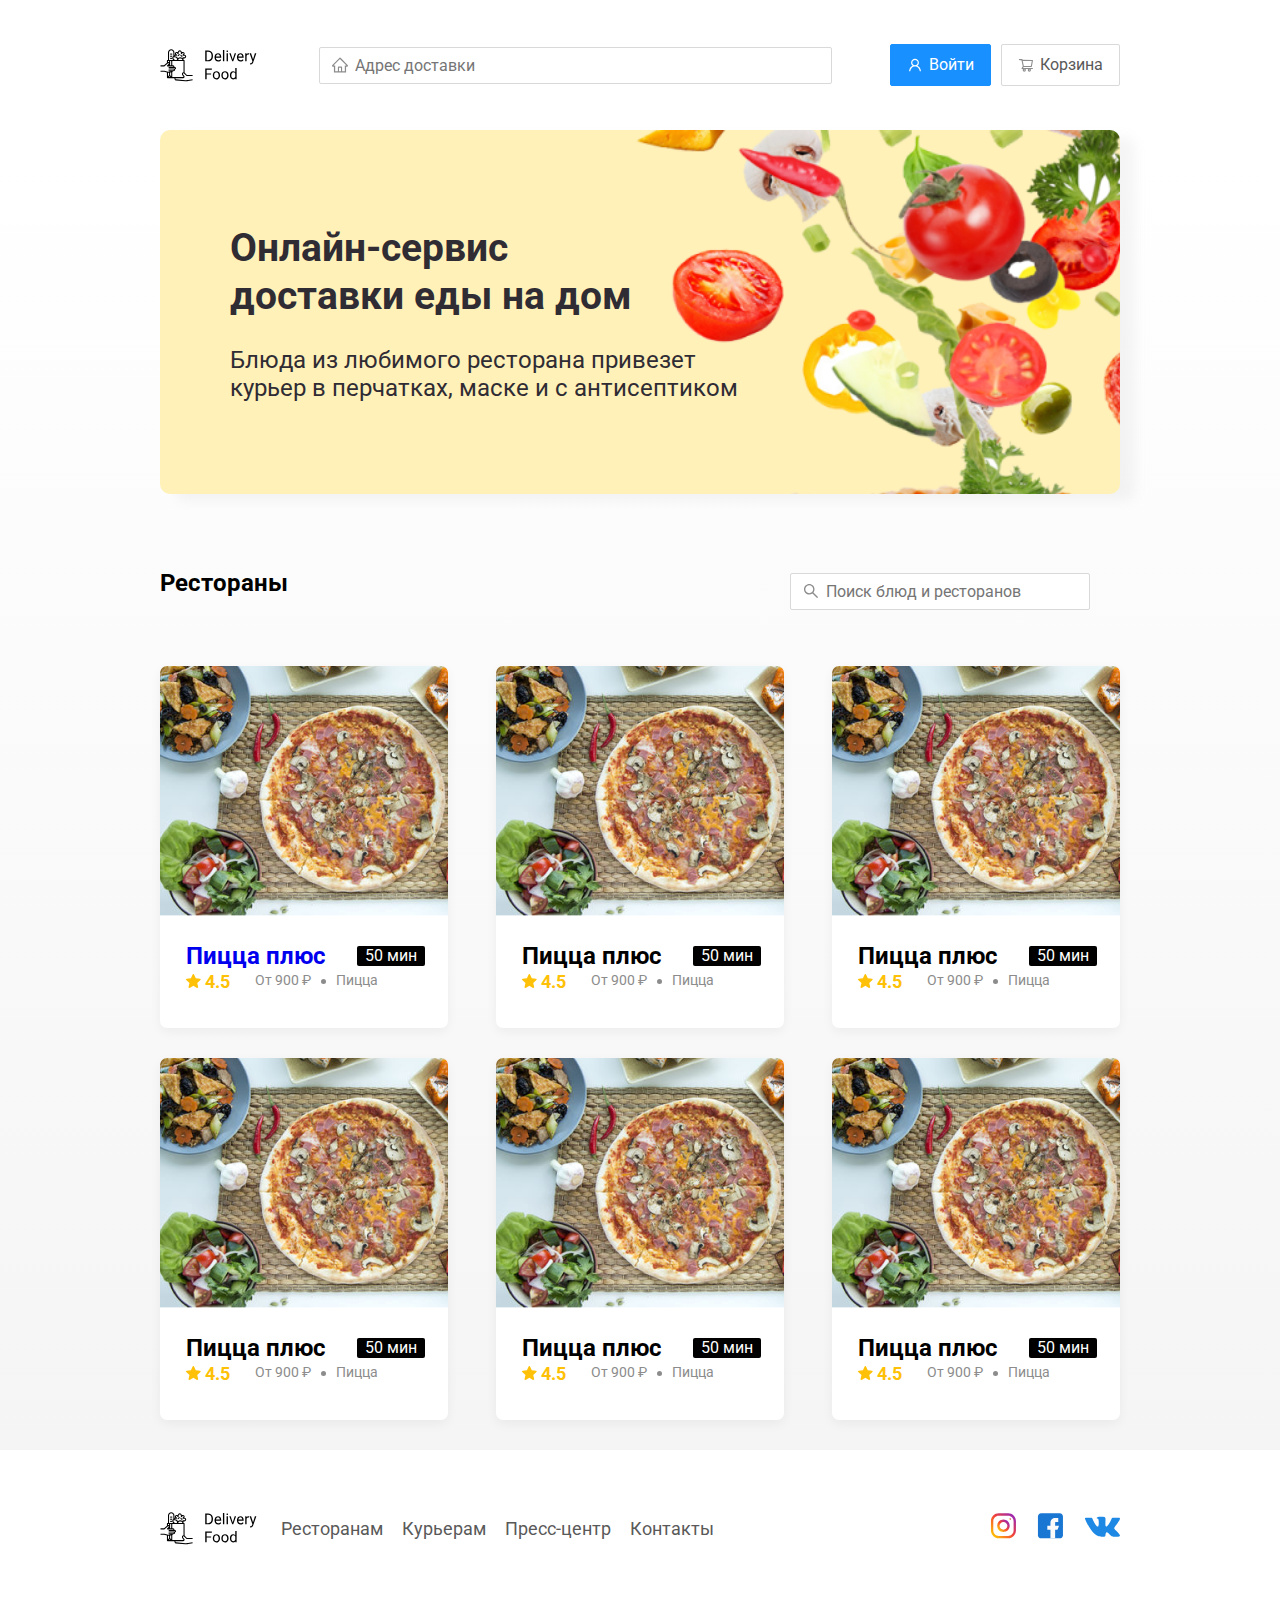
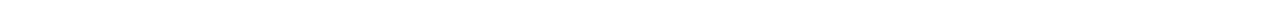
<file: index.html>
<!DOCTYPE html>
<html lang="ru">
<head>
    <meta charset="UTF-8">
    <meta name="viewport" content="width=device-width, initial-scale=1.0">
    <title>Delivery Food - доставка еды на дом</title>
    <link 
    href="https://fonts.googleapis.com/css?family=Roboto:400,700&display=swap&subset=cyrillic"
    rel="stylesheet"
    />
    <link rel="stylesheet" href="css/normalize.css">
    <link rel= "stylesheet" href="css/style.css">
</head>
<body class="body">
    <!-- никто этого не увидит :( -->
   <div class="container">
    <header class="header">
        <img src="img\logo.svg" alt="Logo" class="logo">
        <input type="text" class="input search-input" placeholder="Адрес доставки">
        <div class="buttons">
            <button class="button button-primary">
                <img src="img\user.svg" alt="icon" class="button-icon">
                <span class="button-text">Войти</span>
            </button>
            <button class="button">
                <img src="img\shopping-cart.svg" alt="chart" class = "button-icon">
                <span class="button-text">Корзина</span>
                </button>
        </div>
    </header>
   </div>
   <!-- /.container -->
   <main class="main">
        <div class="container">
            <section class="promo">
                <h1 class="promo-title">Онлайн-сервис <br />доставки еды на дом </h1>
                <p class="promo-text">
                    Блюда из любимого ресторана привезет курьер в перчатках, маске и с антисептиком
                </p>
            </section>
        
           <section class="restaurants">
            <div class="section-heading">
                <h2 class="section-heading">Рестораны</h2>
                <input type="text" class="input input-search" placeholder="Поиск блюд и ресторанов">
        
            </div>
            <div class="cards">
                <a href="restaurant.html" class="card">
                    <img src="img\image.png" alt="image" class="card-image">
                    <div class="card-text">
                        <div class="card-heading">
                            <h3 class="card-title">Пицца плюс</h3>
                            <span class="card-tag">50 мин</span>
                        </div>
                        <div class="card-info">
                            <div class="rating">
                                <img src="img/star.svg" alt="star">
                                4.5</div>
                            <div class="price">От 900  ₽</div>
                            <div class="category">Пицца</div>
                         </div>
                    </div>
                </a>
                <div class="card">
                    <img src="img\image.png" alt="image" class="card-image">
                    <div class="card-text">
                        <div class="card-heading">
                            <h3 class="card-title">Пицца плюс</h3>
                            <span class="card-tag">50 мин</span>
                        </div>
                        <div class="card-info">
                            <div class="rating">
                                <img src="img/star.svg" alt="star">
                                4.5</div>
                            <div class="price">От 900  ₽</div>
                            <div class="category">Пицца</div>
                         </div>
                    </div>
                </div>
                <div class="card">
                    <img src="img\image.png" alt="image" class="card-image">
                    <div class="card-text">
                        <div class="card-heading">
                            <h3 class="card-title">Пицца плюс</h3>
                            <span class="card-tag">50 мин</span>
                        </div>
                        <div class="card-info">
                            <div class="rating">
                                <img src="img/star.svg" alt="star">
                                4.5</div>
                            <div class="price">От 900  ₽</div>
                            <div class="category">Пицца</div>
                         </div>
                    </div>
                </div>
                <div class="card">
                    <img src="img\image.png" alt="image" class="card-image">
                    <div class="card-text">
                        <div class="card-heading">
                            <h3 class="card-title">Пицца плюс</h3>
                            <span class="card-tag">50 мин</span>
                        </div>
                        <div class="card-info">
                            <div class="rating">
                                <img src="img/star.svg" alt="star">
                                4.5</div>
                            <div class="price">От 900  ₽</div>
                            <div class="category">Пицца</div>
                         </div>
                    </div>
                </div>
                <div class="card">
                    <img src="img\image.png" alt="image" class="card-image">
                    <div class="card-text">
                        <div class="card-heading">
                            <h3 class="card-title">Пицца плюс</h3>
                            <span class="card-tag">50 мин</span>
                        </div>
                        <div class="card-info">
                            <div class="rating">
                                <img src="img/star.svg" alt="star">
                                4.5</div>
                            <div class="price">От 900  ₽</div>
                            <div class="category">Пицца</div>
                         </div>
                    </div>
                </div>
                <div class="card">
                    <img src="img\image.png" alt="image" class="card-image">
                    <div class="card-text">
                        <div class="card-heading">
                            <h3 class="card-title">Пицца плюс</h3>
                            <span class="card-tag">50 мин</span>
                        </div>
                        <div class="card-info">
                            <div class="rating">
                                <img src="img/star.svg" alt="star">
                                4.5</div>
                            <div class="price">От 900  ₽</div>
                            <div class="category">Пицца</div>
                         </div>
                    </div>
                </div>
            </div>
            <!-- /.cards -->
            </section>
        </div>
    </main>

    <footer class="footer">
        <div class="container">
            <div class="footer-block">
                <img src="img\logo.svg" alt="logo" class="footer-logo"/>
                <nav class="footer-nav">
                    <a href="#" class="footer-link">Ресторанам</a>
                    <a href="#" class="footer-link">Курьерам</a>
                    <a href="#" class="footer-link">Пресс-центр</a>
                    <a href="#" class="footer-link">Контакты</a>
                </nav>
                <div class="social-links">
                    <a href="#" class="social-link"><img src="img\instagram.svg" alt="instagram"></a>
                    <a href="#" class="social-link"><img src="img\Group2.svg" alt="facebook"></a>
                    <a href="#" class="social-link"><img src="img\vk.svg" alt="vk"></a>
                </div>

            </div>
        </div>
    </footer>
</body>
</html>
</file>
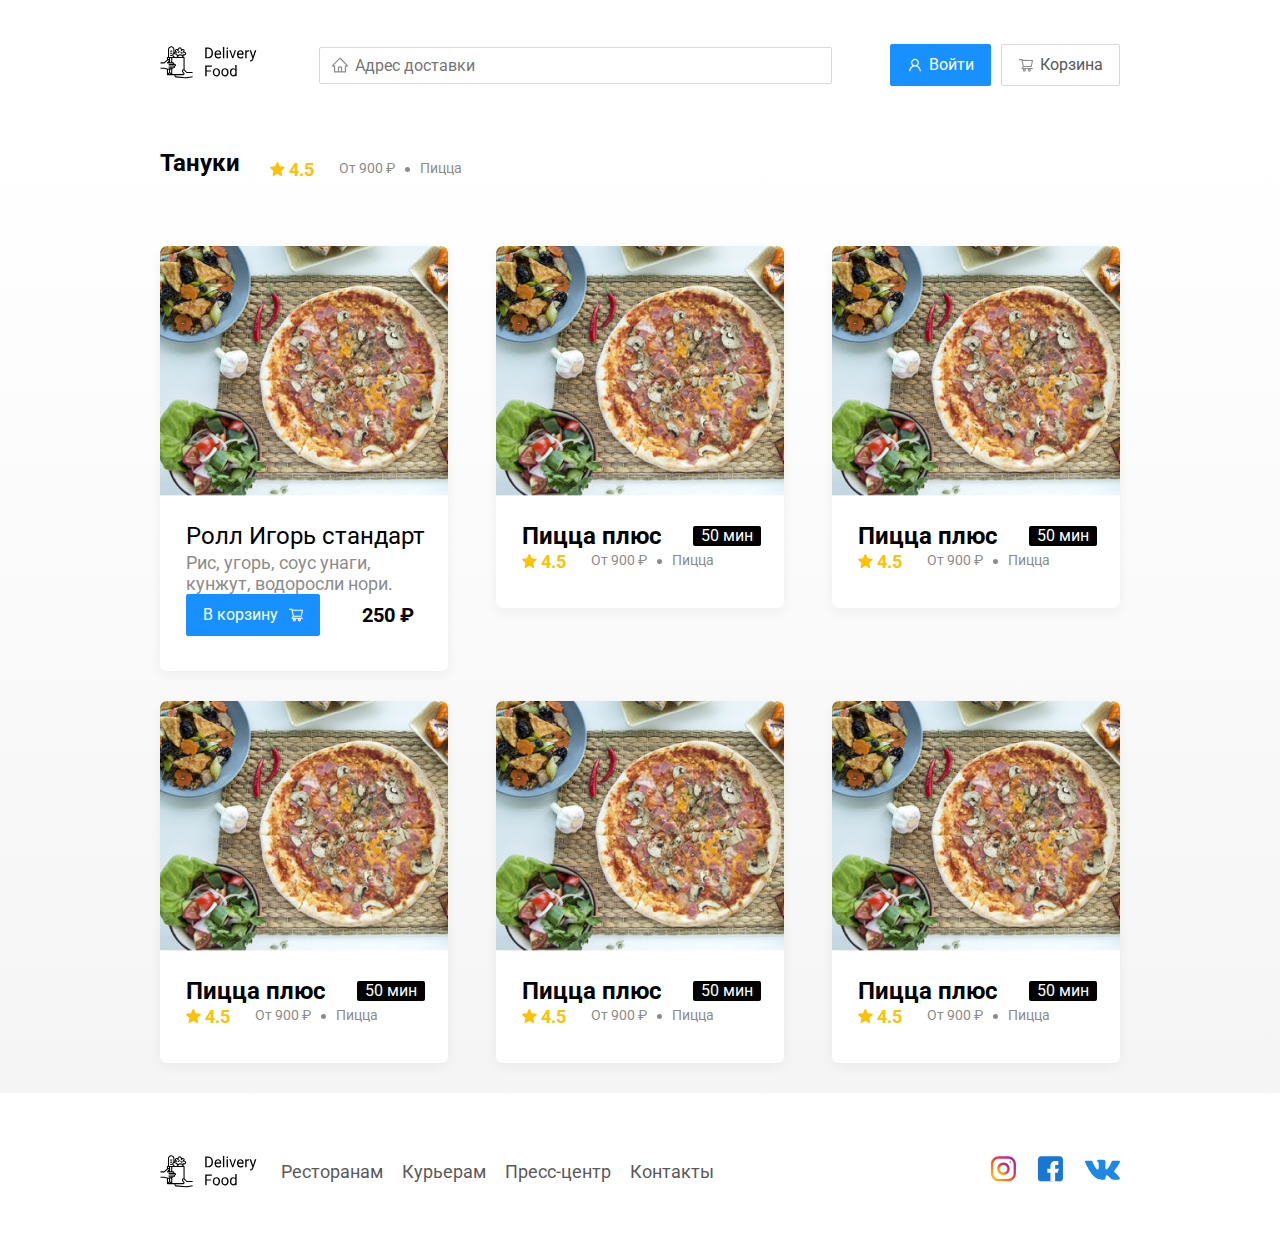
<file: restaurant.html>
<!DOCTYPE html>
<html lang="ru">
<head>
    <meta charset="UTF-8">
    <meta name="viewport" content="width=device-width, initial-scale=1.0">
    <title>Delivery Food - доставка еды на дом</title>
    <link 
    href="https://fonts.googleapis.com/css?family=Roboto:400,700&display=swap&subset=cyrillic"
    rel="stylesheet"
    />
   
    <link rel="stylesheet" href="css/normalize.css">
    <link rel= "stylesheet" href="css/style.css">
    <link rel="stylesheet" href="css/animate.css">
</head>
<body class="body">
    <!-- никто этого не увидит :( -->
   <div class="container">
    <header class="header">
        <a href="index.html" class="logo">
            <img src="img\logo.svg" alt="Logo" class="logo">
        </a>
        <input type="text" class="input search-input" placeholder="Адрес доставки">
        <div class="buttons">
            <button class="button button-primary">
                <img src="img\user.svg" alt="icon" class="button-icon">
                <span class="button-text">Войти</span>
            </button>
            <button class="button" id="cart-button">
                <img src="img\shopping-cart.svg" alt="chart" class = "button-icon">
                <span class="button-text">Корзина</span>
                </button>
        </div>
    </header>
   </div>
   <!-- /.container -->
   <main class="main">
        <div class="container">       
           <section class="restaurants">
            <div class="section-heading">
                <h2 class="section-heading">Тануки</h2>
                <div class="card-info">
                    <div class="rating">
                        <img src="img/star.svg" alt="star">
                        4.5</div>
                    <div class="price">От 900  ₽</div>
                    <div class="category">Пицца</div>
                 </div>
        
            </div>
            <div class="cards">
                <div class="card wow fadeInUp"data-wow-delay="0.2s">
                    <img src="img\image.png" alt="image" class="card-image">
                    <div class="card-text">
                        <div class="card-heading">
                            <h3 class="card-title card-title-reg">Ролл Игорь стандарт</h3>
                        </div>
                        <div class="card-info">
                            <div class="ingredients">Рис, угорь, соус унаги, кунжут, водоросли нори.</div>
                         </div>
                         <div class="card-buttons">
                             <button class="button button-primary">
                                <span class="button-card-text">В корзину</span>
                                <img src="img/shopping-cart-white.svg" alt="cart" class="card-button">
                                </button>
                                <strong class="card-price-bold">250 ₽</strong>
                         </div>
                    </div>
                </div>
                <div class="card wow fadeInUp"data-wow-delay="0.4s">
                    <img src="img\image.png" alt="image" class="card-image">
                    <div class="card-text">
                        <div class="card-heading">
                            <h3 class="card-title">Пицца плюс</h3>
                            <span class="card-tag">50 мин</span>
                        </div>
                        <div class="card-info">
                            <div class="rating">
                                <img src="img/star.svg" alt="star">
                                4.5</div>
                            <div class="price">От 900  ₽</div>
                            <div class="category">Пицца</div>
                         </div>
                    </div>
                </div>
                <div class="card wow fadeInUp"data-wow-delay="0.6s">
                    <img src="img\image.png" alt="image" class="card-image">
                    <div class="card-text">
                        <div class="card-heading">
                            <h3 class="card-title">Пицца плюс</h3>
                            <span class="card-tag">50 мин</span>
                        </div>
                        <div class="card-info">
                            <div class="rating">
                                <img src="img/star.svg" alt="star">
                                4.5</div>
                            <div class="price">От 900  ₽</div>
                            <div class="category">Пицца</div>
                         </div>
                    </div>
                </div>
                <div class="card wow fadeInUp"data-wow-delay="0.2s">
                    <img src="img\image.png" alt="image" class="card-image">
                    <div class="card-text">
                        <div class="card-heading">
                            <h3 class="card-title">Пицца плюс</h3>
                            <span class="card-tag">50 мин</span>
                        </div>
                        <div class="card-info">
                            <div class="rating">
                                <img src="img/star.svg" alt="star">
                                4.5</div>
                            <div class="price">От 900  ₽</div>
                            <div class="category">Пицца</div>
                         </div>
                    </div>
                </div>
                <div class="card wow fadeInUp"data-wow-delay="0.4s">
                    <img src="img\image.png" alt="image" class="card-image">
                    <div class="card-text">
                        <div class="card-heading">
                            <h3 class="card-title">Пицца плюс</h3>
                            <span class="card-tag">50 мин</span>
                        </div>
                        <div class="card-info">
                            <div class="rating">
                                <img src="img/star.svg" alt="star">
                                4.5</div>
                            <div class="price">От 900  ₽</div>
                            <div class="category">Пицца</div>
                         </div>
                    </div>
                </div>
                <div class="card wow fadeInUp "data-wow-delay="0.6s">
                    <img src="img\image.png" alt="image" class="card-image">
                    <div class="card-text">
                        <div class="card-heading">
                            <h3 class="card-title">Пицца плюс</h3>
                            <span class="card-tag">50 мин</span>
                        </div>
                        <div class="card-info">
                            <div class="rating">
                                <img src="img/star.svg" alt="star">
                                4.5</div>
                            <div class="price">От 900  ₽</div>
                            <div class="category">Пицца</div>
                         </div>
                    </div>
                </div>
            </div>
            <!-- /.cards -->
            </section>
        </div>
    </main>

    <footer class="footer">
        <div class="container">
            <div class="footer-block">
                <img src="img\logo.svg" alt="logo" class="footer-logo"/>
                <nav class="footer-nav">
                    <a href="#" class="footer-link">Ресторанам</a>
                    <a href="#" class="footer-link">Курьерам</a>
                    <a href="#" class="footer-link">Пресс-центр</a>
                    <a href="#" class="footer-link">Контакты</a>
                </nav>
                <div class="social-links">
                    <a href="#" class="social-link"><img src="img\instagram.svg" alt="instagram"></a>
                    <a href="#" class="social-link"><img src="img\Group2.svg" alt="facebook"></a>
                    <a href="#" class="social-link"><img src="img\vk.svg" alt="vk"></a>
                </div>

            </div>
        </div>
    </footer>
    <div class="modal">
        <div class="modal-dialog">
            <div class="modal-header">
                <h3 class="modal-title">Корзина</h3>
                <button class="close">&times;</button>
            </div>
            <div class="modal-body">
                <div class="food-row">
                    <span class="food-name">Ролл Игорь стандарт</span>
                    <strong class="food-price">250 ₽</strong>
                    <div class="food-counter">
                        <button class="counter-button">-</button>
                        <span class="counter">1</span>
                        <button class="counter-button">+</button>
                    </div>
                </div>
                <div class="food-row">
                    <span class="food-name">Ролл Игорь стандарт</span>
                    <strong class="food-price">250 ₽</strong>
                    <div class="food-counter">
                        <button class="counter-button">-</button>
                        <span class="counter">1</span>
                        <button class="counter-button">+</button>
                    </div>
                </div>
                <div class="food-row">
                    <span class="food-name">Ролл Игорь стандарт</span>
                    <strong class="food-price">250 ₽</strong>
                    <div class="food-counter">
                        <button class="counter-button">-</button>
                        <span class="counter">1</span>
                        <button class="counter-button">+</button>
                    </div>
                </div>
                <div class="food-row">
                    <span class="food-name">Ролл Игорь стандарт</span>
                    <strong class="food-price">250 ₽</strong>
                    <div class="food-counter">
                        <button class="counter-button">-</button>
                        <span class="counter">1</span>
                        <button class="counter-button">+</button>
                    </div>
                </div>
                <div class="food-row">
                    <span class="food-name">Ролл Игорь стандарт</span>
                    <strong class="food-price">250 ₽</strong>
                    <div class="food-counter">
                        <button class="counter-button">-</button>
                        <span class="counter">1</span>
                        <button class="counter-button">+</button>
                    </div>
                </div>
            </div>
            <div class="modal-footer">
                <span class="modal-pricetag">1250 ₽</span>
                <div class="footer-buttons">
                    <button class="button button-primary">Оформить заказ</button>
                    <button class="footer-button">Отмена</button>
                </div>
            </div>
        </div>
    </div> 
   
</body>

 <script src="js/wow.min.js"></script>
 <script src="js/main.js"></script>
</html>
</file>
<file: css/style.css>
*{
box-sizing: border-box;
}

.container{
    max-width: 1200px;
    margin: auto;
}
.body{
    font-family: 'Roboto', sans-serif;
    margin-top: 44px;
}
.header{
    display: flex;
    align-items: center;
    justify-content: space-between;
    margin-bottom: 44px;
}
.input{ 
    background: #FFFFFF;
    border: 1px solid #D9D9D9;
    border-radius: 2px;
    padding: 8px;
    font-size: 16px;
    line-height: 16px;
    background-repeat: no-repeat;
    background-position: left 11px center;
    padding-left: 35px; 
}
.search-input{
    flex: 0.8;
    background-image: url(../img/home.svg);
}
.input-search{
    margin-left: auto;
    width: 300px;
    background-image: url(../img/search.svg);
}

.buttons{
    display: flex;
    align-items: center;
}
.button{ 
    display: flex;
    align-items: center;
    /* padding-left: 16px; */
    /* padding-right: 16px; */
    padding: 8px 16px;
    background: #FFFFFF;
    border: 1px solid #D9D9D9;
    box-sizing: border-box;
    box-shadow: 0px 0px 2px rgba(0, 0, 0, 0.0015);
    border-radius: 2px;
    color:#595959;
    font-size: 16px;
    line-height: 24px;
}
.button-primary{
    background:#1890FF;
    border: 1px solid #1890FF;
    color: #fff;
    margin-right: 10px;
}
.button-icon{
    margin-right: 6px;
}
.button-card-text{
    margin-right: 10px;
}  
.card-buttons{
    display: flex;
    align-items: center;
}
.card-price-bold{
    margin-left: 32px;
    font-family: Roboto;
    font-style: normal;
    font-weight: bold;
    font-size: 20px;
    line-height: 32px;
}
.promo{
    box-shadow: 15px 7px 12px rgba(158, 158, 163, 0.1);
    background: #FFF1B8 url(../img/pimage.png) no-repeat  top 0px right -230px/1000px;
    border-radius: 10px;
    background-size: 1100px;
    padding: 68px 70px;
    margin-bottom: 56px;
}
.promo-title{
    font-style: normal;
    font-weight: bold;
    font-size: 39px;
    line-height: 48px;
    color: #302c34
}
.promo-text{
    font-style: normal;
    font-weight: normal;
    font-size: 24px;
    line-height: 28px;
    color: #302c34;
    max-width: 538px;
}
.section-heading{
    margin-right: 30px;
    margin-bottom: 34px;
    display: flex;
    align-items: center;
}
.section-title{
    width: 190px;
    height: 42px;
    font-family: Roboto;
    font-style: normal;
    font-weight: bold;
    font-size: 36px;
    line-height: 42px;
    color: #000000;
    margin-right: 30px;
}
.cards{ 
    display: flex;
    align-items: flex-start;
    flex-wrap: wrap;
    justify-content: space-between;
}
.card{  
    background: #FFFFFF;
    box-shadow: 0px 4px 12px rgba(0, 0, 0, 0.05);
    border-radius: 7px;
    overflow: hidden;  
    margin-bottom: 30px;  
    flex-basis: 30%;
    text-decoration: none;
}
.card-image{
    width: 384px;
    height: 250px;
    object-fit: cover; 
}
.card-text{
     padding-top: 20px;
     padding-left: 26px;
    
     padding-right: 23px;
     padding-bottom: 35px;
}
.card-heading{
    display: flex;
    align-items: center;
    justify-content: space-between;
}
.card-info{
    font-family: Roboto;
    font-style: normal;
    font-weight: normal;
    font-size: 18px;
    display: flex;
    flex-wrap: wrap;
}
.card-title{
    margin: 0px;
    font-family: Roboto;
    font-style: normal;
    font-weight: bold;
    font-size: 24px;
    line-height: 32px;    
}

.card-title-reg{
    font-weight: 400;
}
.card-tag{
    color: #fff;
    background-color: #000;
    padding: 1px 8px;
    border-radius: 2px;
} 
.rating{
    font-family: Roboto;
    font-style: normal;
    font-weight: bold;
    font-size: 18px;
    color: #FFC107;
}
.category{
    text-overflow: ellipsis;
    overflow: hidden;
    white-space: nowrap;
    max-width: 150px;
    
}
.ingredients{
    font-family: Roboto;
    font-style: normal;
    font-weight: normal;
    font-size: 18px;
    color: #8C8C8C;
    line-height: 21px;
}
.price,
.category{
    font-family: Roboto;
    font-style: normal;
    font-weight: normal;
    font-size: 18px;
    color: #8C8C8C;
    margin-left: 10px
}
.price:after{   
    content: "";
    width: 5px;
    height: 5px;
    background: #8C8C8C;
    display: inline-block;
    border-radius: 50%;
    vertical-align: middle;
    margin-left: 10px;
}
.main{
    background: linear-gradient(180deg, rgba(245, 245, 245, 0) 1.04%, #F5F5F5 100%);   
}
.footer-block {
    display: flex;
    align-items: center;
    justify-content: space-between;
}
.footer{
    padding: 60px 0;
}
.footer-nav{
    margin-right: auto;
    margin-left: 20px;
}
.footer-link{
    display: inline-block;
    color: #595959;
    text-decoration: none;
    font-family: Roboto;
    font-style: normal;
    font-weight: normal;
    font-size: 18px;
    line-height: 21px;
}
.footer-link:not(:last-child){
    margin-right: 15px;
}
.social-links{
    display: flex;
    align-items: center;
}
.social-link:not(:last-child){
    margin-right: 21px;
}
.modal{
    position: fixed;
    left: 0;
    top: 0;
    width: 100%;
    height: 100%;
    background: rgba(0, 0, 0, 0.4);
    display: none;
}
.is-open{
    display: flex;
}
.modal-title{
    margin: 0 0 ;
    font-family: Roboto;
    font-style: normal;
    font-weight: bold;
    font-size: 36px;
    line-height: 42px;
}
.modal-dialog{
    margin: auto;
    max-width: 780px;
    width:95%;
    background: #fff;
    border-radius: 5px;
}
.modal-header{
    margin: 40px 45px;
    display: flex;
    align-items: center;
    justify-content: space-between;
}
.close{
    font-size: 36px;
    background-color: transparent;
    border: none;
}
.food-row{
    margin: 0 46px;
    display: flex;
    align-items: center;
    justify-content: space-between;
    padding-bottom: 8px;
    border-bottom: 1px solid #D9D9D9;
    margin-bottom: 15px;
    margin-top: 15px;
    
}
.food-name{
    font-size: 18px
}
.food-price{
    font-weight: bold;
    margin-left: auto;
    margin-right: 47px;
    font-size: 20px;
}
.food-counter{
    display: flex;
    align-items: center;
}
.counter{
    font-size: 20px;
    margin-left: 10px;
    margin-right: 10px;
}
.counter-button{
    color: #40A9FF;
    display: flex;
    align-items: center;
    justify-content: center;
    width: 39px;
    height: 32px;
    background: #FFFFFF;
    border: 1px solid #40A9FF;
    box-sizing: border-box;
    border-radius: 2px;
}
.modal-body{
    margin-bottom: 52px;
}
.modal-footer{
    margin: 0px 45px;
    margin-bottom: 41px;
    display: flex;
    justify-content: space-between;
}
.footer-buttons{
    display: flex;
    align-items: center; 
}
.modal-pricetag{
    color: #FAFAFA;
    background: #262626;
    border-radius: 5px;     
    padding: 15px 20px;
    font-size: 20px;
    line-height: 23px;
}
@media (max-width: 1366px){
    .container{
    max-width: 960px;    
    }
    .promo{
        background-position: 200px 0px;
        background-size: 1200px;
        }
    .rating{
        margin-right: 15px;
    }
    .category,
    .price{
        font-size: 14px;
    }
}
@media(max-width: 992px){
    .container{
        max-width: 750px
    }
    .promo{
        background-size: 1100px;
        background-position: 250px center;
    }
    .promo.text{
        font-size: 18px;
        max-width: 400px;
        }
    .card{
        flex-basis: 49%;
    }
    .footer-link{
        font-size: 16px;
    }
}
@media(max-width: 768px){
    .container{
        max-width:560px;
    }
    .promo{
        background-size: 1100px;
        background-position: 100px 0;
    }
    .promo-title{
        font-size: 24px;
        line-height: 1.4;
    }
    .promo-text{
        margin-bottom: 0px;
        font-size: 16px;
        max-width: 350px;
    }
    .card-info{
        flex-wrap: wrap;
        line-height: 30px;
    }
    .card.rating{
        flex-basis: 100%;
        margin-left: -16px;
    }
    .card-title{ 
        font-size: 18px;
    }

}
@media(max-width: 578px){
    .container{
        width: 90%;
    }
    .promo{
        padding-left: 10%;
        background-image: none;
    }
    .promo-title{ 
        padding-bottom: 10px;
    }
    .header{
        flex-wrap: wrap;
    }
    .search-input{
        order: 1;
        margin-top: 15px;
        flex: 1;
    }
    .section-title{
        font-size: 20px;    
    }
    .main{
        width: 110%;
    }
    .card{
        flex-basis: 100%;
        height: 430px;
        width: 100%;
    }
    .card-image{
        width: 100%;
    }
    .footer{
        padding: 30px 0;
        justify-items: space-between;
    }
    .footer-block{
        align-items: flex-start;
        justify-self: space-between;
    }
    .footer-nav{
        margin-left: 0;
        margin-right: 0;
        margin-top: 0px;
        order: 0;
        display: flex;
        flex-direction: column;
    }
    .footer-logo{
        order: 1;
    }
    .social-links{
        order: 2;
    }
}
@media(max-width: 480px){
    .button-text{
        display: none;
    }
    .button-icon{
        margin: 0 0;}
     
    .button{
        min-height: 40px; 
    }
    .promo{
        padding: 20px;
    }
    .section-heading{
        flex-wrap: wrap;
    }
    .footer-nav{
        margin-bottom: 0px;
        text-align: center;
    }
    .footer-logo{
        order: 0;
    }
    .footer-link:not(:last-child){
        margin-right: 0;
    }
    .footer-link{
        text-align: center;
    }
    .footer-block{
        height: 180px;
        flex-wrap: wrap;
        flex-direction: column;
        align-items: center;
    }

}
</file>
